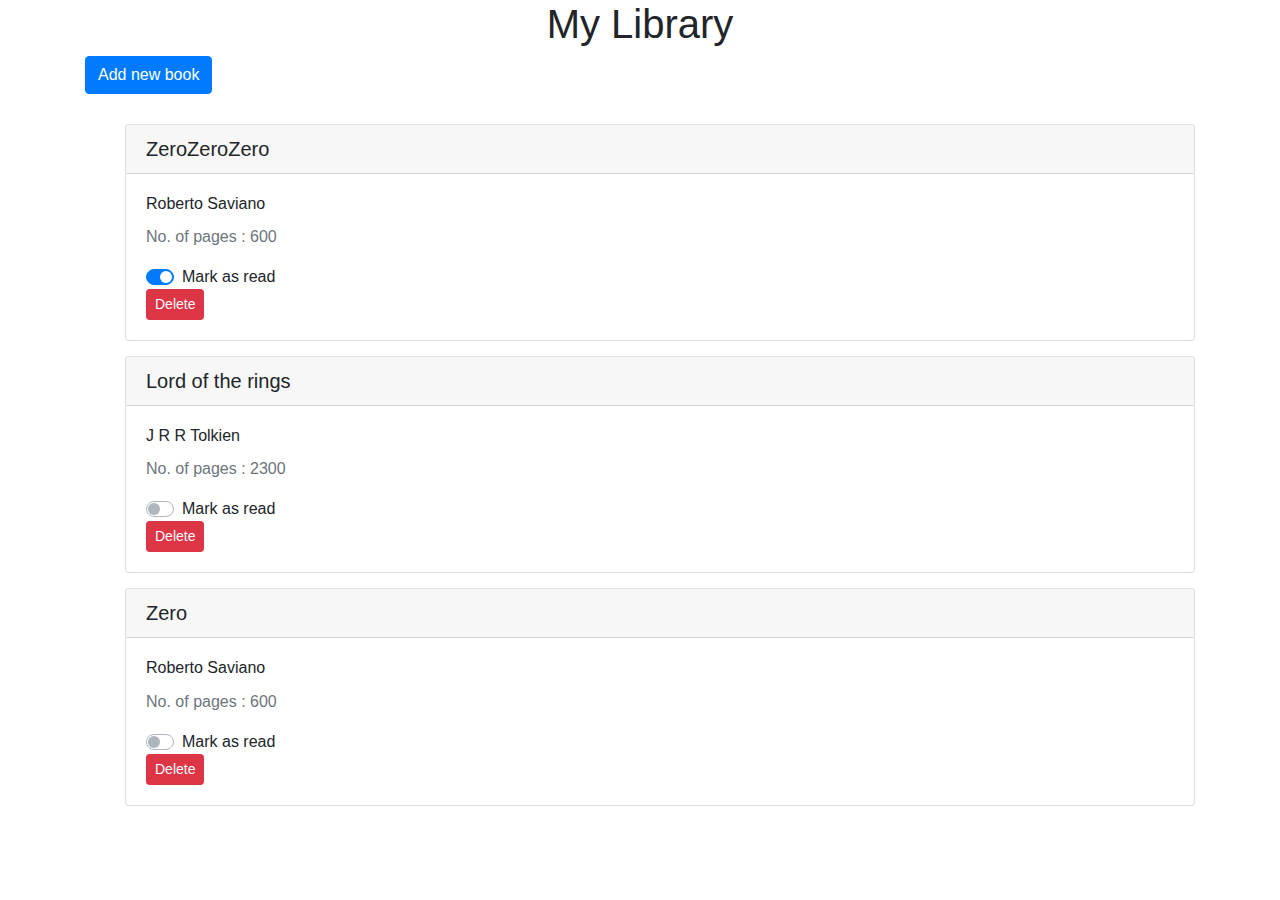
<file: library/index.html>
<!DOCTYPE html>
<html lang="en">

<head>
  <meta charset="UTF-8">
  <meta name="viewport" content="width=device-width, initial-scale=1.0">
  <link rel="stylesheet" href="https://stackpath.bootstrapcdn.com/bootstrap/4.4.1/css/bootstrap.min.css"
    integrity="sha384-Vkoo8x4CGsO3+Hhxv8T/Q5PaXtkKtu6ug5TOeNV6gBiFeWPGFN9MuhOf23Q9Ifjh" crossorigin="anonymous">
  <link rel="stylesheet" href="main.css">
  <title>Document</title>
</head>

<body>
  <div class="container">
    <h1>My Library</h1>
    <button id="addNewBook" class="btn btn-primary">Add new book</button>
    <div id="newBookForm">
      <form action="index.html" id="addNewBookForm">
        <div class="form-group">
          <label for="title">Title: </label>
          <input type="text" id="title" class="form-control">
        </div>
        <div class="form-group">
          <label for="author">Author: </label>
          <input type="text" id="author" class="form-control">
        </div>
        <div class="form-group">
          <label for="pages">Pages: </label>
          <input type="text" id="pages" class="form-control">
        </div>
        <div class="form-group">
          <label for="read">Read?: </label>
          <input type="checkbox" id="read" class="form-control">
        </div>
        <button id="submit" class="btn btn-primary">Submit</button>
      </form>
    </div>
    <div id="books">
      <ul class="book-list">

      </ul>
    </div>
  </div>
  <script src="https://code.jquery.com/jquery-3.4.1.slim.min.js"
    integrity="sha384-J6qa4849blE2+poT4WnyKhv5vZF5SrPo0iEjwBvKU7imGFAV0wwj1yYfoRSJoZ+n"
    crossorigin="anonymous"></script>
  <script src="https://cdn.jsdelivr.net/npm/popper.js@1.16.0/dist/umd/popper.min.js"
    integrity="sha384-Q6E9RHvbIyZFJoft+2mJbHaEWldlvI9IOYy5n3zV9zzTtmI3UksdQRVvoxMfooAo"
    crossorigin="anonymous"></script>
  <script src="https://stackpath.bootstrapcdn.com/bootstrap/4.4.1/js/bootstrap.min.js"
    integrity="sha384-wfSDF2E50Y2D1uUdj0O3uMBJnjuUD4Ih7YwaYd1iqfktj0Uod8GCExl3Og8ifwB6"
    crossorigin="anonymous"></script>
  <script src="script.js"></script>
</body>

</html>
</file>
<file: library/main.css>
h1 {
  text-align: center;
}

#newBookForm {
  display: none;
  margin-top: 20px;
}

.book-list {
  list-style: none;
}

#addNewBook {
  margin-bottom: 10px;
}

#books {
  margin-top: 20px;
}

.card {
  margin-bottom: 15px;
}
</file>
